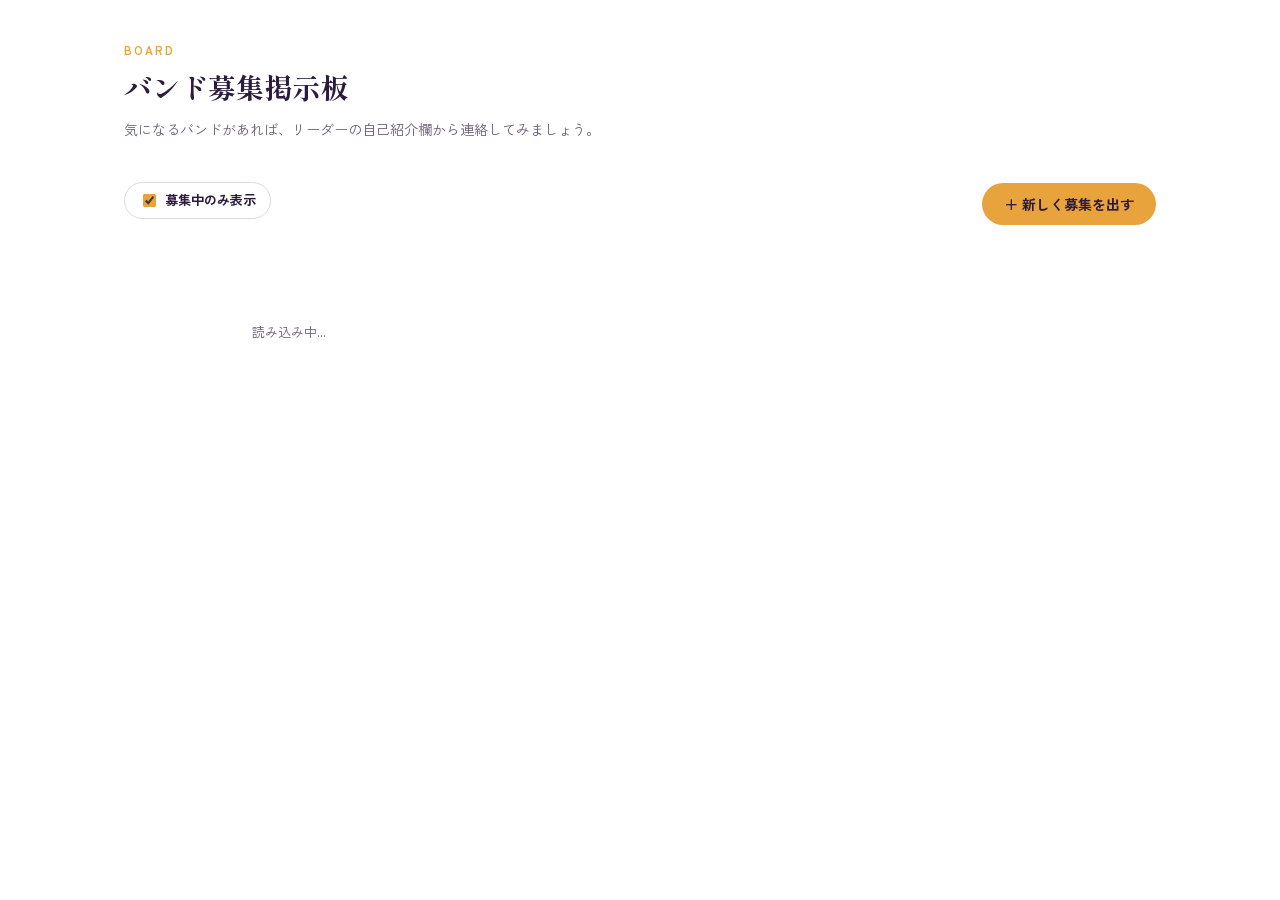
<file: index.html>
<!DOCTYPE html>
<html lang="ja">
<head>
<meta charset="UTF-8" />
<meta name="viewport" content="width=device-width, initial-scale=1.0" />
<title>掲示板 | ハモボード</title>
<link rel="stylesheet" href="css/style.css" />
</head>
<body>
  <div id="nav-root"></div>

  <div class="page">
    <div class="page-head">
      <div class="eyebrow">Board</div>
      <h1 class="page-title">バンド募集掲示板</h1>
      <p class="page-sub">気になるバンドがあれば、リーダーの自己紹介欄から連絡してみましょう。</p>
    </div>

    <div class="section-actions">
      <div class="checkbox-row" id="filter-row">
        <label class="checkbox-chip"><input type="checkbox" id="filter-open" checked /> 募集中のみ表示</label>
      </div>
      <button class="btn btn-primary" id="open-new-band">＋ 新しく募集を出す</button>
    </div>

    <div id="band-list" class="grid grid-2">
      <p class="loading">読み込み中...</p>
    </div>
  </div>

  <!-- 新規投稿モーダル -->
  <div class="modal-overlay" id="band-modal">
    <div class="modal-box">
      <div class="modal-head">
        <h2 class="font-head" id="band-modal-title">バンド募集を投稿</h2>
        <button class="modal-close" id="close-modal">×</button>
      </div>
      <form id="band-form">
        <div class="form-group">
          <label for="b-title">タイトル</label>
          <input type="text" id="b-title" required placeholder="例:Lead急募！ポップスバンド" />
        </div>
        <div class="form-group">
          <label for="b-genre">ジャンル</label>
          <input type="text" id="b-genre" placeholder="例:ポップス / R&B / ロック" />
        </div>
        <div class="form-group">
          <label for="b-desc">説明</label>
          <textarea id="b-desc" placeholder="どんな活動をしたいか、雰囲気など"></textarea>
        </div>
        <div class="form-group">
          <label>募集パート(複数選択可)</label>
          <div class="checkbox-row" id="b-parts">
            <label class="checkbox-chip"><input type="checkbox" value="Lead" /> Lead</label>
            <label class="checkbox-chip"><input type="checkbox" value="1st" /> 1st</label>
            <label class="checkbox-chip"><input type="checkbox" value="2nd" /> 2nd</label>
            <label class="checkbox-chip"><input type="checkbox" value="3rd" /> 3rd</label>
            <label class="checkbox-chip"><input type="checkbox" value="Bass" /> Bass</label>
            <label class="checkbox-chip"><input type="checkbox" value="Perc" /> Perc</label>
          </div>
        </div>
        <div class="form-group">
          <label for="b-deadline">募集締切</label>
          <input type="text" id="b-deadline" placeholder="例:9/30 または 〇〇ライブ当日" />
        </div>
        <div class="form-group">
          <label for="b-contact">連絡方法(任意)</label>
          <input type="text" id="b-contact" placeholder="例:Instagram @xxxx / LINE" />
        </div>
        <div class="form-group">
          <label for="b-sheet">楽譜URL(任意)</label>
          <input type="text" id="b-sheet" placeholder="例:https://drive.google.com/..." />
        </div>
        <div class="form-group">
          <label class="checkbox-chip" style="width:fit-content;">
            <input type="checkbox" id="b-reactions-public" />
            リアクションしたメンバーの名前を公開する
          </label>
          <p class="hint">オンにすると、掲示板上で誰がどのパートに♡したか全員に表示されます。オフのままなら人数だけが見えます。</p>
        </div>
        <button type="submit" class="btn btn-primary" style="width:100%;" id="band-submit">投稿する</button>
        <p class="error-text" id="band-error"></p>
      </form>
    </div>
  </div>

  <script type="module" src="js/board.js"></script>
</body>
</html>
</file>
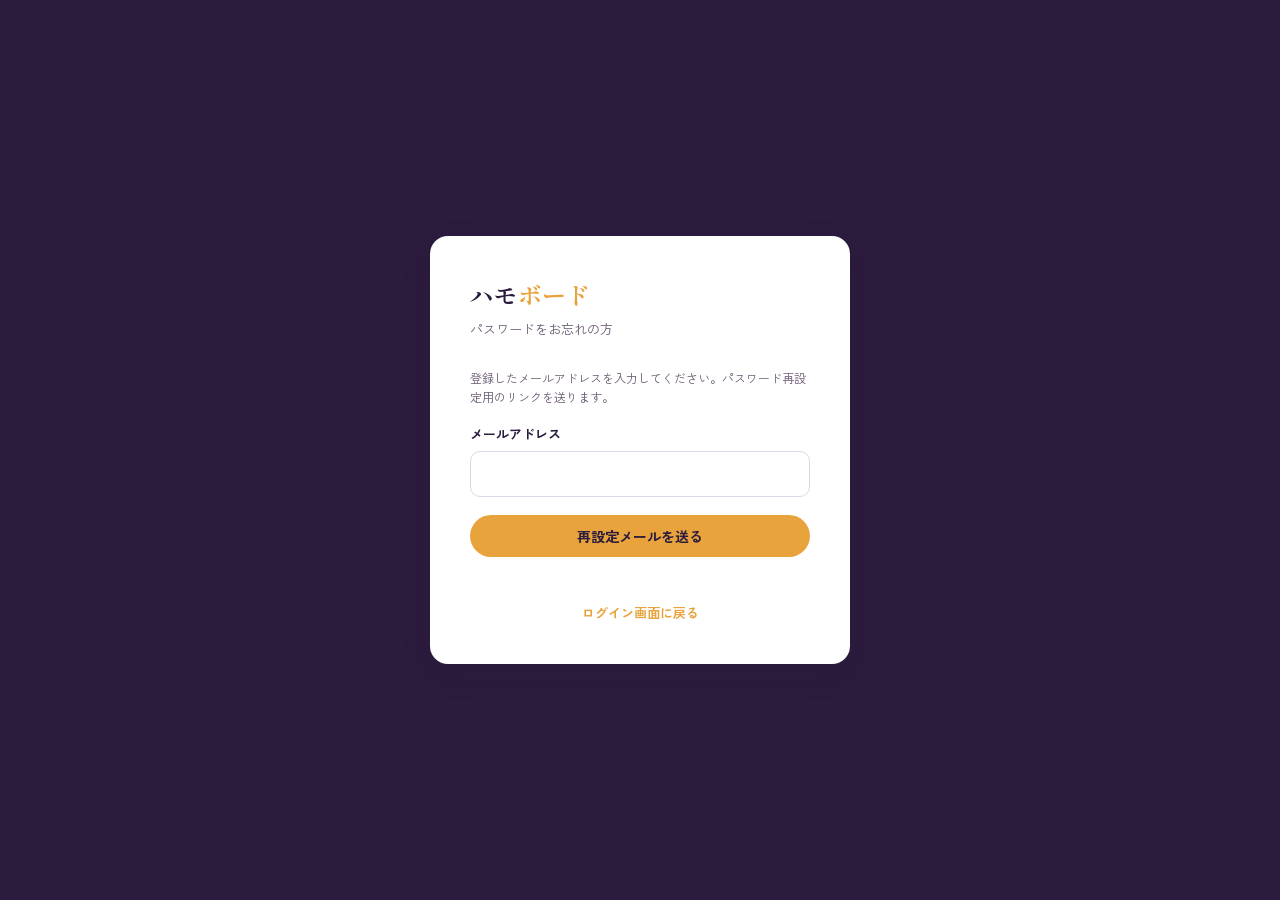
<file: forgot-password.html>
<!DOCTYPE html>
<html lang="ja">
<head>
<meta charset="UTF-8" />
<meta name="viewport" content="width=device-width, initial-scale=1.0" />
<title>パスワード再設定 | ハモボード</title>
<link rel="stylesheet" href="css/style.css" />
</head>
<body>
  <div class="auth-wrap">
    <div class="auth-box">
      <div class="auth-logo">ハモ<span>ボード</span></div>
      <div class="auth-sub">パスワードをお忘れの方</div>

      <p class="hint" style="margin-bottom:18px;">
        登録したメールアドレスを入力してください。パスワード再設定用のリンクを送ります。
      </p>

      <form id="forgot-form">
        <div class="form-group">
          <label for="email">メールアドレス</label>
          <input type="email" id="email" required autocomplete="email" />
        </div>
        <button type="submit" class="btn btn-primary" style="width:100%;" id="forgot-btn">再設定メールを送る</button>
        <p class="error-text" id="error-text"></p>
        <p class="hint" id="success-text" style="color:#3e8f84; display:none;">
          メールを送りました。届いたメールのリンクから新しいパスワードを設定してください(数分待っても届かない場合は、迷惑メールフォルダも確認してください)。
        </p>
      </form>

      <div class="auth-switch">
        <a href="login.html">ログイン画面に戻る</a>
      </div>
    </div>
  </div>

  <script type="module" src="js/forgot-password.js"></script>
</body>
</html>
</file>
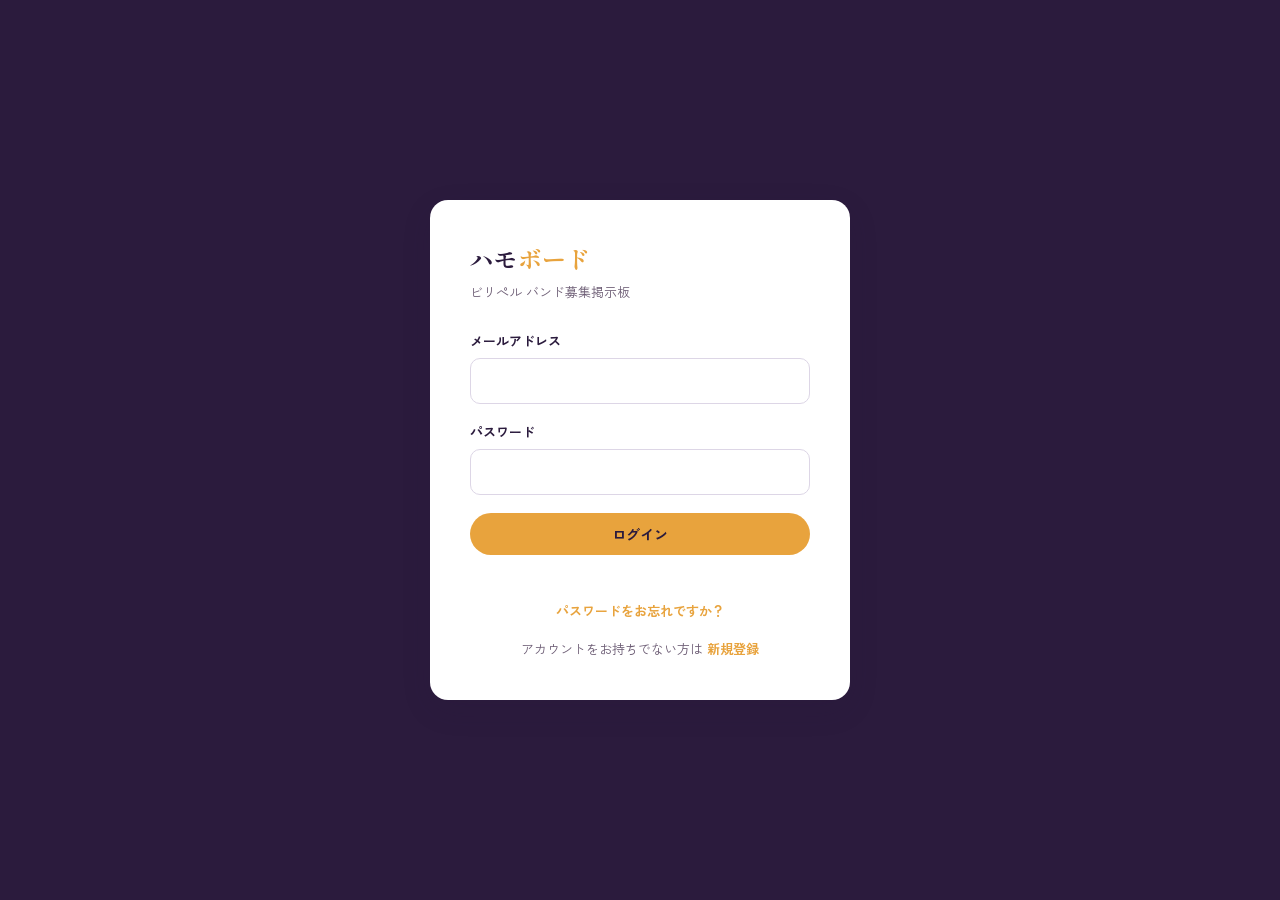
<file: login.html>
<!DOCTYPE html>
<html lang="ja">
<head>
<meta charset="UTF-8" />
<meta name="viewport" content="width=device-width, initial-scale=1.0" />
<title>ログイン | ハモボード</title>
<link rel="stylesheet" href="css/style.css" />
</head>
<body>
  <div class="auth-wrap">
    <div class="auth-box">
      <div class="auth-logo">ハモ<span>ボード</span></div>
      <div class="auth-sub">ビリぺル バンド募集掲示板</div>

      <form id="login-form">
        <div class="form-group">
          <label for="email">メールアドレス</label>
          <input type="email" id="email" required autocomplete="email" />
        </div>
        <div class="form-group">
          <label for="password">パスワード</label>
          <input type="password" id="password" required autocomplete="current-password" />
        </div>
        <button type="submit" class="btn btn-primary" style="width:100%;" id="login-btn">ログイン</button>
        <p class="error-text" id="error-text"></p>
      </form>

      <div class="auth-switch">
        <a href="forgot-password.html">パスワードをお忘れですか？</a>
      </div>

      <div class="auth-switch">
        アカウントをお持ちでない方は <a href="signup.html">新規登録</a>
      </div>
    </div>
  </div>

  <script type="module" src="js/login.js"></script>
</body>
</html>
</file>
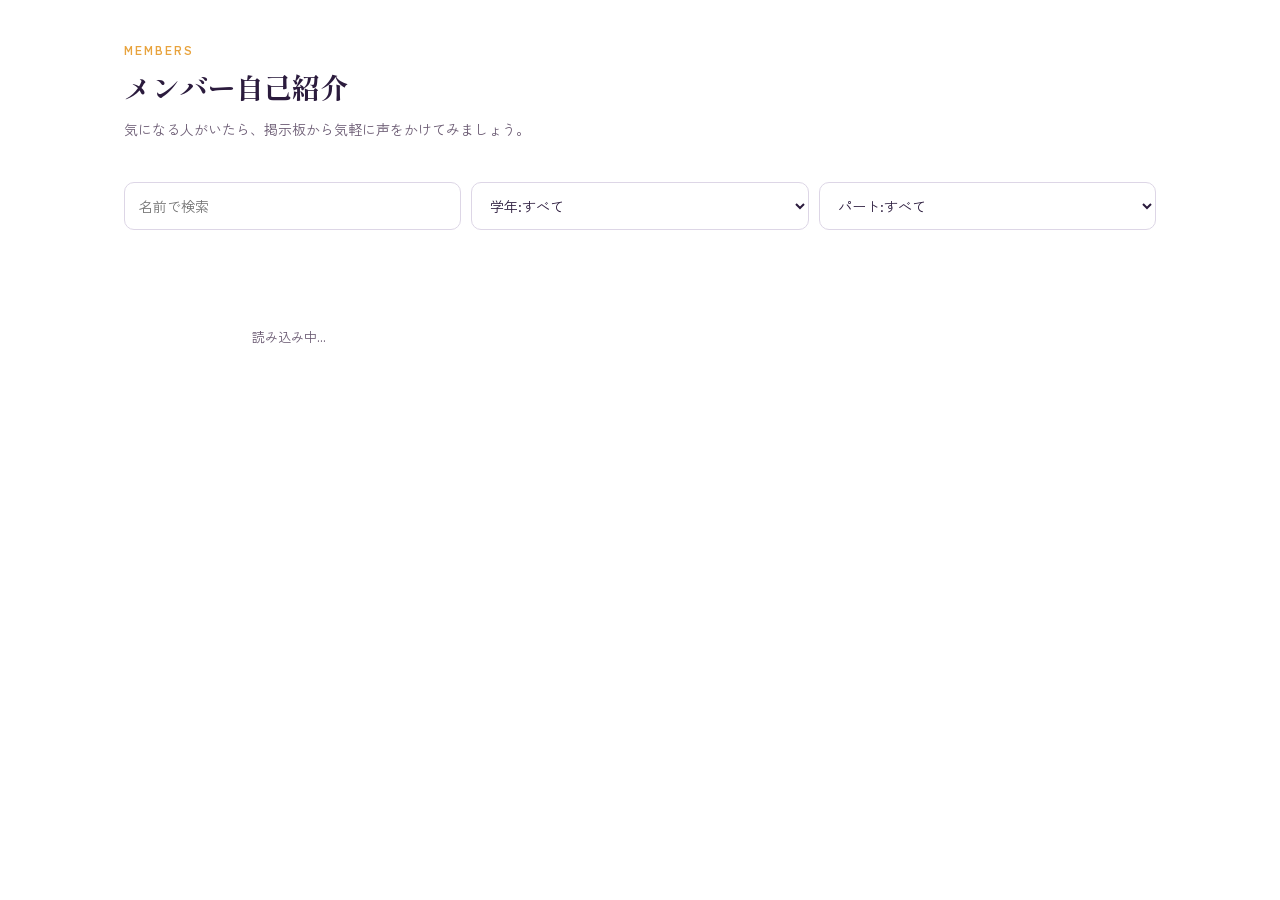
<file: members.html>
<!DOCTYPE html>
<html lang="ja">
<head>
<meta charset="UTF-8" />
<meta name="viewport" content="width=device-width, initial-scale=1.0" />
<title>メンバー紹介 | ハモボード</title>
<link rel="stylesheet" href="css/style.css" />
</head>
<body>
  <div id="nav-root"></div>

  <div class="page">
    <div class="page-head">
      <div class="eyebrow">Members</div>
      <h1 class="page-title">メンバー自己紹介</h1>
      <p class="page-sub">気になる人がいたら、掲示板から気軽に声をかけてみましょう。</p>
    </div>

    <div class="section-actions">
      <div class="member-filters">
        <input type="text" id="f-name" placeholder="名前で検索" />
        <select id="f-grade">
          <option value="">学年:すべて</option>
          <option value="B1">B1</option>
          <option value="B2">B2</option>
          <option value="B3">B3</option>
          <option value="B4">B4</option>
          <option value="M1">M1</option>
          <option value="M2">M2</option>
          <option value="M3">M3</option>
          <option value="M4">M4</option>
          <option value="M5">M5</option>
          <option value="M6以上">M6以上</option>
        </select>
        <select id="f-part">
          <option value="">パート:すべて</option>
          <option value="Lead">Lead</option>
          <option value="1st">1st</option>
          <option value="2nd">2nd</option>
          <option value="3rd">3rd</option>
          <option value="Bass">Bass</option>
          <option value="Perc">Perc</option>
        </select>
      </div>
    </div>

    <div id="member-list" class="grid grid-2">
      <p class="loading">読み込み中...</p>
    </div>
  </div>

  <script type="module" src="js/members.js"></script>
</body>
</html>
</file>
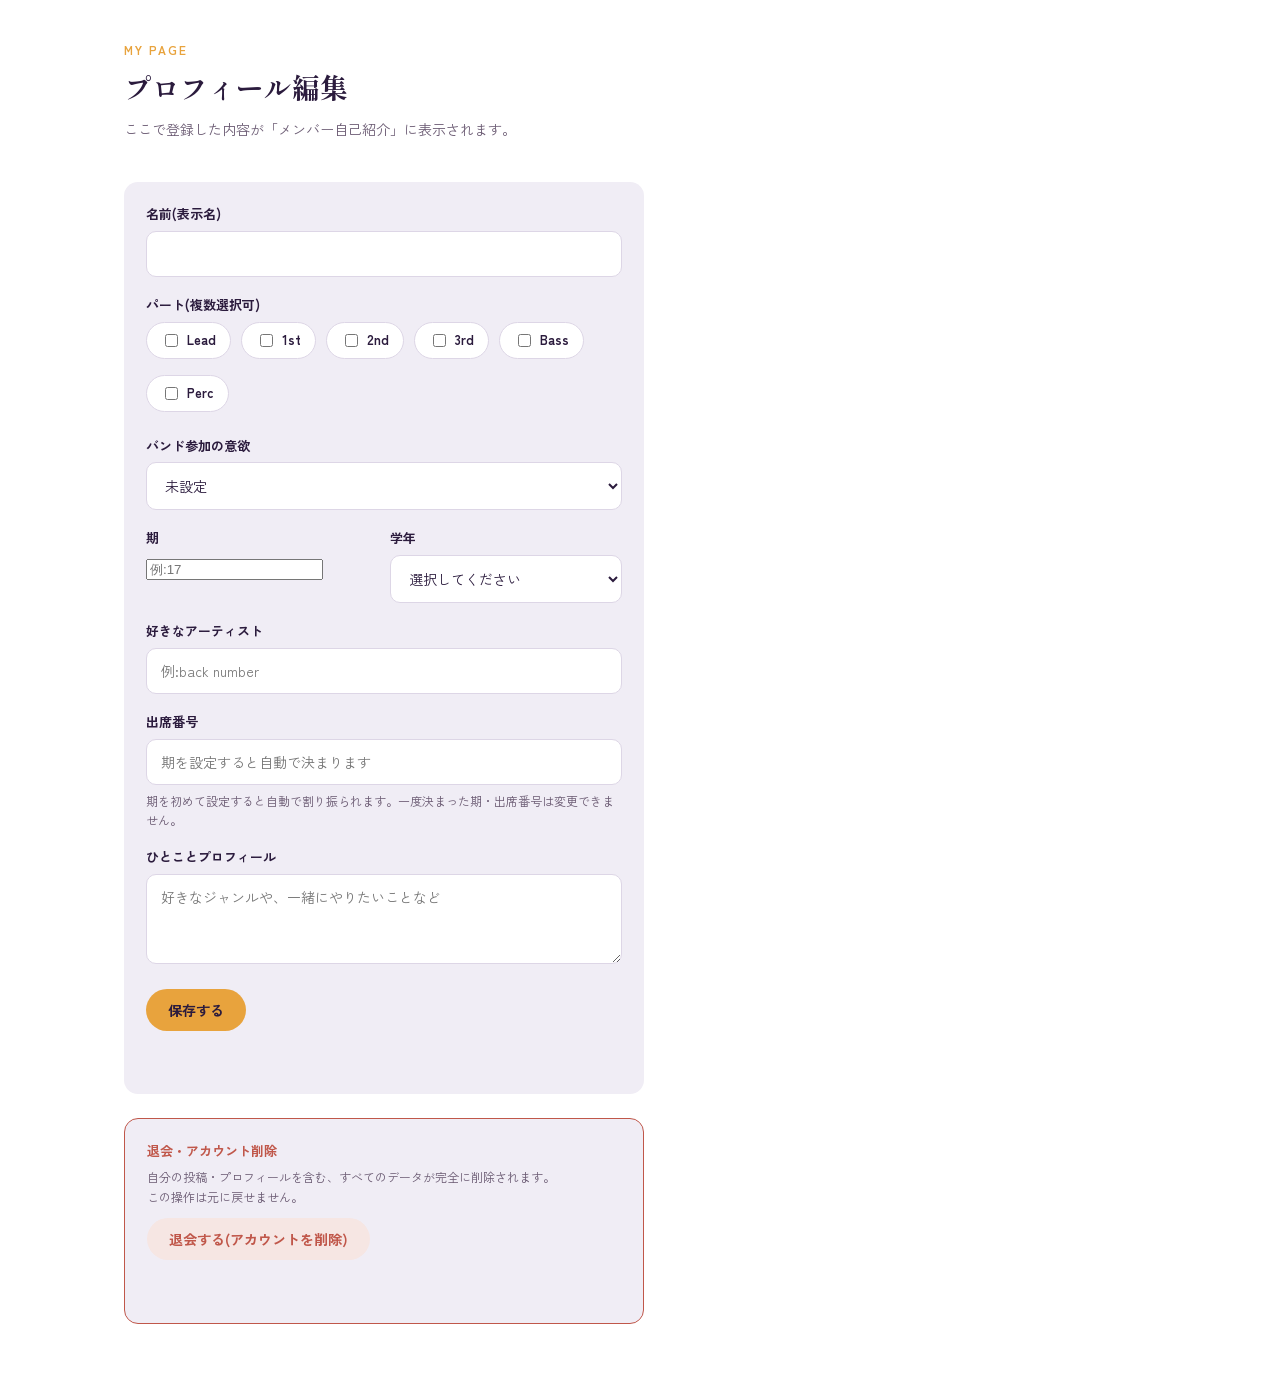
<file: profile.html>
<!DOCTYPE html>
<html lang="ja">
<head>
<meta charset="UTF-8" />
<meta name="viewport" content="width=device-width, initial-scale=1.0" />
<title>マイページ | ハモボード</title>
<link rel="stylesheet" href="css/style.css" />
</head>
<body>
  <div id="nav-root"></div>

  <div class="page">
    <div class="page-head">
      <div class="eyebrow">My Page</div>
      <h1 class="page-title">プロフィール編集</h1>
      <p class="page-sub">ここで登録した内容が「メンバー自己紹介」に表示されます。</p>
    </div>

    <div class="card" style="max-width:520px;">
      <form id="profile-form">
        <div class="form-group">
          <label for="p-name">名前(表示名)</label>
          <input type="text" id="p-name" />
        </div>
        <div class="form-group">
          <label>パート(複数選択可)</label>
          <div class="checkbox-row" id="p-parts">
            <label class="checkbox-chip"><input type="checkbox" value="Lead" /> Lead</label>
            <label class="checkbox-chip"><input type="checkbox" value="1st" /> 1st</label>
            <label class="checkbox-chip"><input type="checkbox" value="2nd" /> 2nd</label>
            <label class="checkbox-chip"><input type="checkbox" value="3rd" /> 3rd</label>
            <label class="checkbox-chip"><input type="checkbox" value="Bass" /> Bass</label>
            <label class="checkbox-chip"><input type="checkbox" value="Perc" /> Perc</label>
          </div>
        </div>
        <div class="form-group">
          <label for="p-motivation">バンド参加の意欲</label>
          <select id="p-motivation">
            <option value="">未設定</option>
            <option value="とても参加したい">とても参加したい</option>
            <option value="参加したい">参加したい</option>
            <option value="忙しいけど可能">忙しいけど可能</option>
            <option value="難しい">難しい</option>
          </select>
        </div>
        <div class="form-group form-row">
          <div>
            <label for="p-period">期</label>
            <input type="number" id="p-period" min="1" step="1" inputmode="numeric" placeholder="例:17" />
          </div>
          <div>
            <label for="p-grade">学年</label>
            <select id="p-grade">
              <option value="">選択してください</option>
              <option value="B1">B1</option>
              <option value="B2">B2</option>
              <option value="B3">B3</option>
              <option value="B4">B4</option>
              <option value="M1">M1</option>
              <option value="M2">M2</option>
              <option value="M3">M3</option>
              <option value="M4">M4</option>
              <option value="M5">M5</option>
              <option value="M6以上">M6以上</option>
            </select>
          </div>
        </div>
        <div class="form-group">
          <label for="p-artist">好きなアーティスト</label>
          <input type="text" id="p-artist" placeholder="例:back number" />
        </div>
        <div class="form-group">
          <label for="p-attendance">出席番号</label>
          <input type="text" id="p-attendance" readonly placeholder="期を設定すると自動で決まります" />
          <p class="hint">期を初めて設定すると自動で割り振られます。一度決まった期・出席番号は変更できません。</p>
        </div>
        <div class="form-group">
          <label for="p-bio">ひとことプロフィール</label>
          <textarea id="p-bio" placeholder="好きなジャンルや、一緒にやりたいことなど"></textarea>
        </div>
        <button type="submit" class="btn btn-primary" id="profile-save">保存する</button>
        <p class="error-text" id="profile-msg"></p>
      </form>
    </div>

    <div class="card" style="max-width:520px; margin-top:24px; border: 1.5px solid var(--danger);">
      <label style="color:var(--danger);">退会・アカウント削除</label>
      <p class="hint">
        自分の投稿・プロフィールを含む、すべてのデータが完全に削除されます。<br />
        この操作は元に戻せません。
      </p>
      <button type="button" class="btn btn-danger" id="delete-account-btn">退会する(アカウントを削除)</button>
      <p class="error-text" id="delete-account-msg"></p>
    </div>
  </div>

  <script type="module" src="js/profile.js"></script>
</body>
</html>
</file>
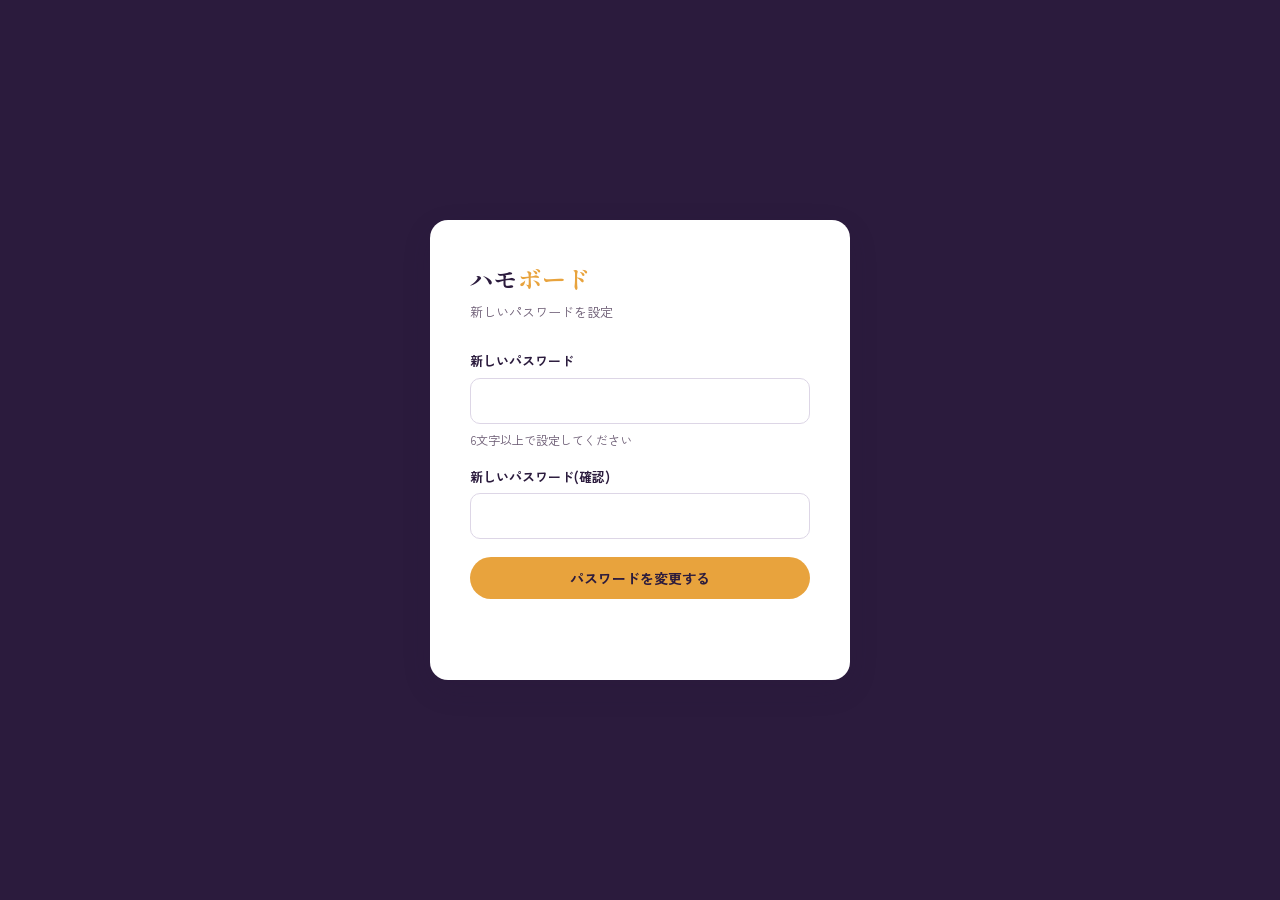
<file: reset-password.html>
<!DOCTYPE html>
<html lang="ja">
<head>
<meta charset="UTF-8" />
<meta name="viewport" content="width=device-width, initial-scale=1.0" />
<title>新しいパスワードの設定 | ハモボード</title>
<link rel="stylesheet" href="css/style.css" />
</head>
<body>
  <div class="auth-wrap">
    <div class="auth-box">
      <div class="auth-logo">ハモ<span>ボード</span></div>
      <div class="auth-sub">新しいパスワードを設定</div>

      <form id="reset-form">
        <div class="form-group">
          <label for="password">新しいパスワード</label>
          <input type="password" id="password" required minlength="6" autocomplete="new-password" />
          <p class="hint">6文字以上で設定してください</p>
        </div>
        <div class="form-group">
          <label for="password2">新しいパスワード(確認)</label>
          <input type="password" id="password2" required minlength="6" autocomplete="new-password" />
        </div>
        <button type="submit" class="btn btn-primary" style="width:100%;" id="reset-btn">パスワードを変更する</button>
        <p class="error-text" id="error-text"></p>
      </form>
    </div>
  </div>

  <script type="module" src="js/reset-password.js"></script>
</body>
</html>
</file>
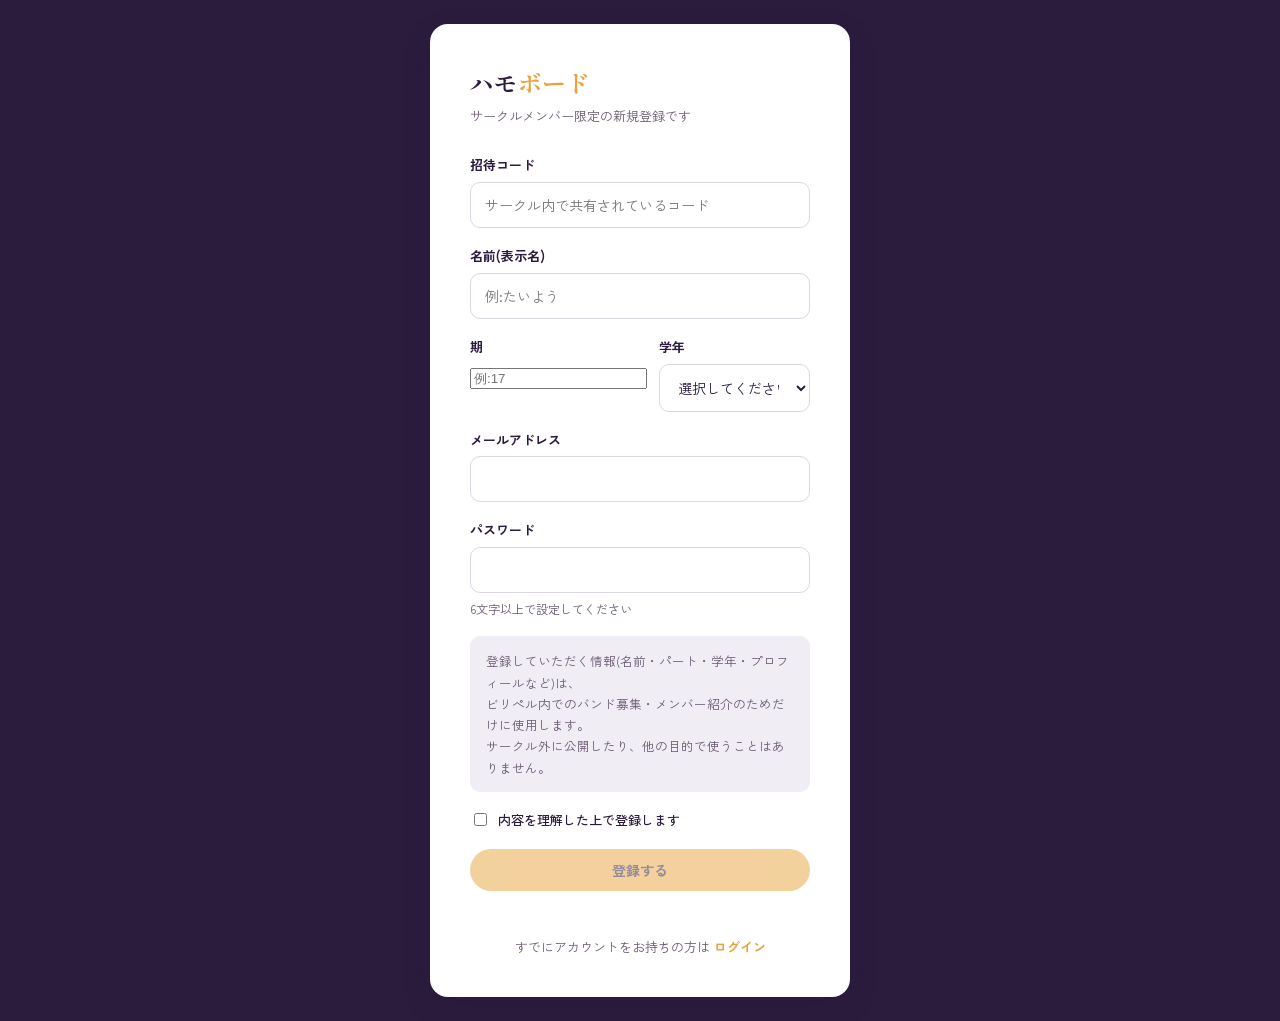
<file: signup.html>
<!DOCTYPE html>
<html lang="ja">
<head>
<meta charset="UTF-8" />
<meta name="viewport" content="width=device-width, initial-scale=1.0" />
<title>新規登録 | ハモボード</title>
<link rel="stylesheet" href="css/style.css" />
</head>
<body>
  <div class="auth-wrap">
    <div class="auth-box">
      <div class="auth-logo">ハモ<span>ボード</span></div>
      <div class="auth-sub">サークルメンバー限定の新規登録です</div>

      <form id="signup-form">
        <div class="form-group">
          <label for="invite">招待コード</label>
          <input type="text" id="invite" required placeholder="サークル内で共有されているコード" />
        </div>
        <div class="form-group">
          <label for="display_name">名前(表示名)</label>
          <input type="text" id="display_name" required placeholder="例:たいよう" />
        </div>
        <div class="form-group form-row">
          <div>
            <label for="period">期</label>
            <input type="number" id="period" required min="1" step="1" inputmode="numeric" placeholder="例:17" />
          </div>
          <div>
            <label for="grade">学年</label>
            <select id="grade">
              <option value="">選択してください</option>
              <option value="B1">B1</option>
              <option value="B2">B2</option>
              <option value="B3">B3</option>
              <option value="B4">B4</option>
              <option value="M1">M1</option>
              <option value="M2">M2</option>
              <option value="M3">M3</option>
              <option value="M4">M4</option>
              <option value="M5">M5</option>
              <option value="M6以上">M6以上</option>
            </select>
          </div>
        </div>
        <div class="form-group">
          <label for="email">メールアドレス</label>
          <input type="email" id="email" required autocomplete="email" />
        </div>
        <div class="form-group">
          <label for="password">パスワード</label>
          <input type="password" id="password" required minlength="6" autocomplete="new-password" />
          <p class="hint">6文字以上で設定してください</p>
        </div>
        <div class="form-group">
          <div class="data-usage-notice">
            登録していただく情報(名前・パート・学年・プロフィールなど)は、<br />
            ビリぺル内でのバンド募集・メンバー紹介のためだけに使用します。<br />
            サークル外に公開したり、他の目的で使うことはありません。
          </div>
        </div>
        <div class="form-group">
          <label class="consent-row">
            <input type="checkbox" id="agree-consent" required />
            <span>内容を理解した上で登録します</span>
          </label>
        </div>
        <button type="submit" class="btn btn-primary" style="width:100%;" id="signup-btn" disabled>登録する</button>
        <p class="error-text" id="error-text"></p>
      </form>

      <div class="auth-switch">
        すでにアカウントをお持ちの方は <a href="login.html">ログイン</a>
      </div>
    </div>
  </div>

  <script type="module" src="js/signup.js"></script>
</body>
</html>
</file>
<file: css/style.css>
@import url("https://fonts.googleapis.com/css2?family=Shippori+Mincho:wght@500;700&family=Zen+Kaku+Gothic+New:wght@400;500;700;900&display=swap");

:root {
  --plum: #2b1b3d;
  --plum-soft: #4a3460;
  --gold: #e8a33d;
  --mint: #5fbfb3;
  --mint-dark: #3e8f84;
  --white: #ffffff;
  --ink: #2b1b3d;
  --muted: #6b5b73;
  --bg-tint: #f0edf5;
  --border: #ddd6e6;
  --danger: #c0574a;

  --radius: 14px;
  --shadow: 0 10px 30px rgba(43, 27, 61, 0.12);
}

* {
  box-sizing: border-box;
}

html, body {
  margin: 0;
  padding: 0;
}

body {
  font-family: "Zen Kaku Gothic New", "Hiragino Kaku Gothic ProN", sans-serif;
  background: var(--white);
  color: var(--ink);
  line-height: 1.6;
}

h1, h2, h3, .font-head {
  font-family: "Shippori Mincho", serif;
  font-weight: 700;
  color: var(--ink);
  margin: 0;
}

a {
  color: inherit;
}

button {
  font-family: inherit;
}

/* ---------- layout ---------- */
.page {
  max-width: 1080px;
  margin: 0 auto;
  padding: 0 24px 64px;
}

.page-head {
  padding: 40px 0 28px;
}

.eyebrow {
  font-size: 12px;
  font-weight: 700;
  letter-spacing: 2px;
  color: var(--gold);
  text-transform: uppercase;
  margin-bottom: 6px;
}

.page-title {
  font-size: 28px;
}

.page-sub {
  color: var(--muted);
  font-size: 14px;
  margin-top: 8px;
}

/* ---------- nav ---------- */
#nav-root {
  background: var(--plum);
}

.nav-inner {
  max-width: 1080px;
  margin: 0 auto;
  padding: 14px 24px;
  display: flex;
  align-items: center;
  justify-content: space-between;
  flex-wrap: wrap;
  gap: 12px;
}

.nav-logo {
  font-family: "Shippori Mincho", serif;
  font-weight: 700;
  font-size: 19px;
  color: var(--white);
  text-decoration: none;
}

.nav-logo span {
  color: var(--gold);
}

.nav-links {
  display: flex;
  align-items: center;
  gap: 22px;
}

.nav-link {
  color: #cabede;
  text-decoration: none;
  font-size: 14px;
  font-weight: 500;
  background: none;
  border: none;
  cursor: pointer;
  padding: 6px 0;
}

.nav-link.active {
  color: var(--gold);
  font-weight: 700;
}

.nav-logout {
  color: #a091b3;
}

.nav-notify {
  position: relative;
}

.nav-bell {
  position: relative;
  font-size: 16px;
}

.notify-badge {
  position: absolute;
  top: -6px;
  right: -10px;
  background: var(--danger);
  color: var(--white);
  font-size: 10px;
  font-weight: 700;
  padding: 1px 5px;
  border-radius: 999px;
  min-width: 16px;
  text-align: center;
  line-height: 1.4;
}

.notify-panel {
  display: none;
  position: absolute;
  top: calc(100% + 14px);
  right: 0;
  width: 320px;
  max-width: 80vw;
  max-height: 400px;
  overflow-y: auto;
  background: var(--white);
  border-radius: 14px;
  box-shadow: var(--shadow);
  padding: 8px;
  z-index: 60;
}

.notify-panel.open {
  display: block;
}

.notify-item {
  padding: 10px 12px;
  border-radius: 10px;
  font-size: 13px;
  color: var(--ink);
  line-height: 1.5;
}

.notify-item + .notify-item {
  margin-top: 4px;
}

.notify-item.unread {
  background: var(--bg-tint);
}

.notify-time {
  color: var(--muted);
  font-size: 11px;
  margin-top: 4px;
}

.notify-empty {
  padding: 20px;
  text-align: center;
  color: var(--muted);
  font-size: 13px;
}

/* ---------- buttons ---------- */
.btn {
  display: inline-flex;
  align-items: center;
  justify-content: center;
  gap: 8px;
  padding: 11px 22px;
  border-radius: 999px;
  font-size: 14px;
  font-weight: 700;
  border: none;
  cursor: pointer;
  text-decoration: none;
  transition: transform 0.12s ease, box-shadow 0.12s ease;
}

.btn:active {
  transform: scale(0.98);
}

.btn-primary {
  background: var(--gold);
  color: var(--plum);
}

.btn-primary:hover {
  box-shadow: 0 6px 16px rgba(232, 163, 61, 0.4);
}

.btn-ghost {
  background: var(--bg-tint);
  color: var(--plum);
}

.btn-danger {
  background: #f6e6e3;
  color: var(--danger);
}

.btn-sm {
  padding: 7px 16px;
  font-size: 12.5px;
}

.btn:disabled {
  opacity: 0.5;
  cursor: not-allowed;
}

/* ---------- cards ---------- */
.card {
  background: var(--bg-tint);
  border-radius: var(--radius);
  padding: 22px;
}

.card-dark {
  background: var(--plum);
  color: var(--white);
  border-radius: var(--radius);
  padding: 22px;
}

.grid {
  display: grid;
  gap: 20px;
}

.grid-2 {
  grid-template-columns: repeat(auto-fill, minmax(320px, 1fr));
}

/* ---------- band card ---------- */
.band-card {
  background: var(--plum);
  color: var(--white);
  border-radius: var(--radius);
  padding: 24px;
  box-shadow: var(--shadow);
  display: flex;
  flex-direction: column;
  gap: 12px;
}

.pill {
  display: inline-flex;
  align-items: center;
  padding: 5px 14px;
  border-radius: 999px;
  font-size: 12px;
  font-weight: 700;
  width: fit-content;
}

.pill-open {
  background: var(--gold);
  color: var(--plum);
}

.pill-closed {
  background: var(--plum-soft);
  color: #cabede;
}

.band-title {
  font-family: "Shippori Mincho", serif;
  font-size: 19px;
  font-weight: 700;
}

.band-desc {
  color: #d9cfe6;
  font-size: 13.5px;
}

.tag-row {
  display: flex;
  flex-wrap: wrap;
  gap: 8px;
}

.tag {
  background: var(--plum-soft);
  color: var(--mint);
  font-size: 11.5px;
  font-weight: 700;
  padding: 5px 12px;
  border-radius: 999px;
}

.band-meta {
  color: #b8acc9;
  font-size: 11.5px;
}

.band-actions {
  display: flex;
  gap: 8px;
  margin-top: 4px;
}

.part-reaction-row {
  display: flex;
  flex-wrap: wrap;
  gap: 8px;
}

.reaction-names {
  color: #b8acc9;
  font-size: 11.5px;
}

.part-reaction {
  display: inline-flex;
  align-items: center;
  gap: 6px;
  padding: 7px 12px;
  border-radius: 999px;
  border: 1.5px solid var(--plum-soft);
  background: transparent;
  color: #d9cfe6;
  font-size: 12.5px;
  font-weight: 700;
  cursor: pointer;
  transition: transform 0.12s ease, background 0.12s ease;
}

.part-reaction:active {
  transform: scale(0.96);
}

.part-reaction.active {
  background: var(--gold);
  border-color: var(--gold);
  color: var(--plum);
}

.part-reaction-name {
  color: var(--mint);
}

.part-reaction.active .part-reaction-name {
  color: var(--plum);
}

.part-reaction-heart {
  font-size: 13px;
}

/* ---------- member card ---------- */
.member-card {
  background: var(--bg-tint);
  border-radius: var(--radius);
  padding: 22px;
  display: flex;
  flex-direction: column;
  gap: 14px;
}

.member-head {
  display: flex;
  align-items: center;
  gap: 14px;
}

.avatar {
  width: 52px;
  height: 52px;
  min-width: 52px;
  border-radius: 50%;
  background: var(--plum);
  color: var(--gold);
  display: flex;
  align-items: center;
  justify-content: center;
  font-family: "Shippori Mincho", serif;
  font-size: 19px;
  font-weight: 700;
}

.member-name {
  font-family: "Shippori Mincho", serif;
  font-weight: 700;
  font-size: 16px;
}

.member-part {
  color: var(--mint-dark);
  font-size: 12.5px;
  font-weight: 700;
}

.motivation-badge {
  display: inline-flex;
  align-items: center;
  padding: 4px 12px;
  border-radius: 999px;
  font-size: 11.5px;
  font-weight: 700;
  width: fit-content;
}

.motivation-1 { background: #fdecc8; color: #8a5a00; }
.motivation-2 { background: #e3f3ef; color: var(--mint-dark); }
.motivation-3 { background: var(--bg-tint); color: var(--muted); border: 1.5px solid var(--muted); }
.motivation-4 { background: #f6e6e3; color: var(--danger); }

.member-bio {
  color: var(--muted);
  font-size: 13.5px;
}

.member-artist {
  color: var(--muted);
  font-size: 12px;
  margin-top: 2px;
}

/* ---------- forms ---------- */
.form-group {
  margin-bottom: 18px;
}

label {
  display: block;
  font-size: 13px;
  font-weight: 700;
  margin-bottom: 6px;
  color: var(--plum);
}

input[type="text"],
input[type="email"],
input[type="password"],
input[type="date"],
textarea,
select {
  width: 100%;
  padding: 12px 14px;
  border-radius: 10px;
  border: 1.5px solid var(--border);
  background: var(--white);
  font-size: 14px;
  font-family: inherit;
  color: var(--ink);
}

input:focus,
textarea:focus,
select:focus {
  outline: none;
  border-color: var(--gold);
}

textarea {
  resize: vertical;
  min-height: 90px;
}

.form-row {
  display: flex;
  gap: 12px;
}

.form-row > div {
  flex: 1;
}

.checkbox-row {
  display: flex;
  flex-wrap: wrap;
  gap: 10px;
}

.checkbox-chip {
  display: flex;
  align-items: center;
  gap: 6px;
  background: var(--white);
  border: 1.5px solid var(--border);
  border-radius: 999px;
  padding: 7px 14px;
  font-size: 13px;
  cursor: pointer;
}

.checkbox-chip input {
  accent-color: var(--gold);
}

.hint {
  font-size: 12px;
  color: var(--muted);
  margin-top: 6px;
}

.error-text {
  color: var(--danger);
  font-size: 13px;
  margin-top: 10px;
  min-height: 18px;
}

/* ---------- auth pages ---------- */
.auth-wrap {
  min-height: 100vh;
  display: flex;
  align-items: center;
  justify-content: center;
  background: var(--plum);
  padding: 24px;
}

.auth-box {
  background: var(--white);
  border-radius: 18px;
  padding: 40px;
  width: 100%;
  max-width: 420px;
  box-shadow: var(--shadow);
}

.auth-logo {
  font-family: "Shippori Mincho", serif;
  font-size: 24px;
  font-weight: 700;
  color: var(--plum);
  margin-bottom: 4px;
}

.auth-logo span {
  color: var(--gold);
}

.auth-sub {
  color: var(--muted);
  font-size: 13px;
  margin-bottom: 28px;
}

.auth-switch {
  text-align: center;
  font-size: 13px;
  color: var(--muted);
  margin-top: 18px;
}

.auth-switch a {
  color: var(--gold);
  font-weight: 700;
  text-decoration: none;
}

.data-usage-notice {
  background: var(--bg-tint);
  border-radius: 10px;
  padding: 14px 16px;
  font-size: 12.5px;
  color: var(--muted);
  line-height: 1.7;
}

.consent-row {
  display: flex;
  align-items: flex-start;
  gap: 8px;
  font-size: 13px;
  font-weight: 500;
  color: var(--ink);
  cursor: pointer;
}

.consent-row input {
  margin-top: 3px;
  accent-color: var(--gold);
}

/* ---------- misc ---------- */
.empty-state {
  text-align: center;
  padding: 60px 20px;
  color: var(--muted);
}

.loading {
  text-align: center;
  padding: 60px 20px;
  color: var(--muted);
  font-size: 13px;
}

.modal-overlay {
  position: fixed;
  inset: 0;
  background: rgba(43, 27, 61, 0.55);
  display: none;
  align-items: center;
  justify-content: center;
  padding: 20px;
  z-index: 50;
}

.modal-overlay.open {
  display: flex;
}

.modal-box {
  background: var(--white);
  border-radius: 18px;
  padding: 32px;
  width: 100%;
  max-width: 560px;
  max-height: 88vh;
  overflow-y: auto;
}

.modal-head {
  display: flex;
  align-items: center;
  justify-content: space-between;
  margin-bottom: 20px;
}

.modal-close {
  background: none;
  border: none;
  font-size: 20px;
  cursor: pointer;
  color: var(--muted);
}

.section-actions {
  display: flex;
  justify-content: space-between;
  align-items: center;
  flex-wrap: wrap;
  gap: 12px;
  margin-bottom: 24px;
}

.member-filters {
  display: flex;
  flex-wrap: wrap;
  gap: 10px;
  width: 100%;
}

.member-filters input,
.member-filters select {
  width: auto;
  min-width: 160px;
  flex: 1;
}

@media (max-width: 620px) {
  .nav-links {
    gap: 14px;
  }
  .auth-box {
    padding: 28px 22px;
  }
}
</file>
